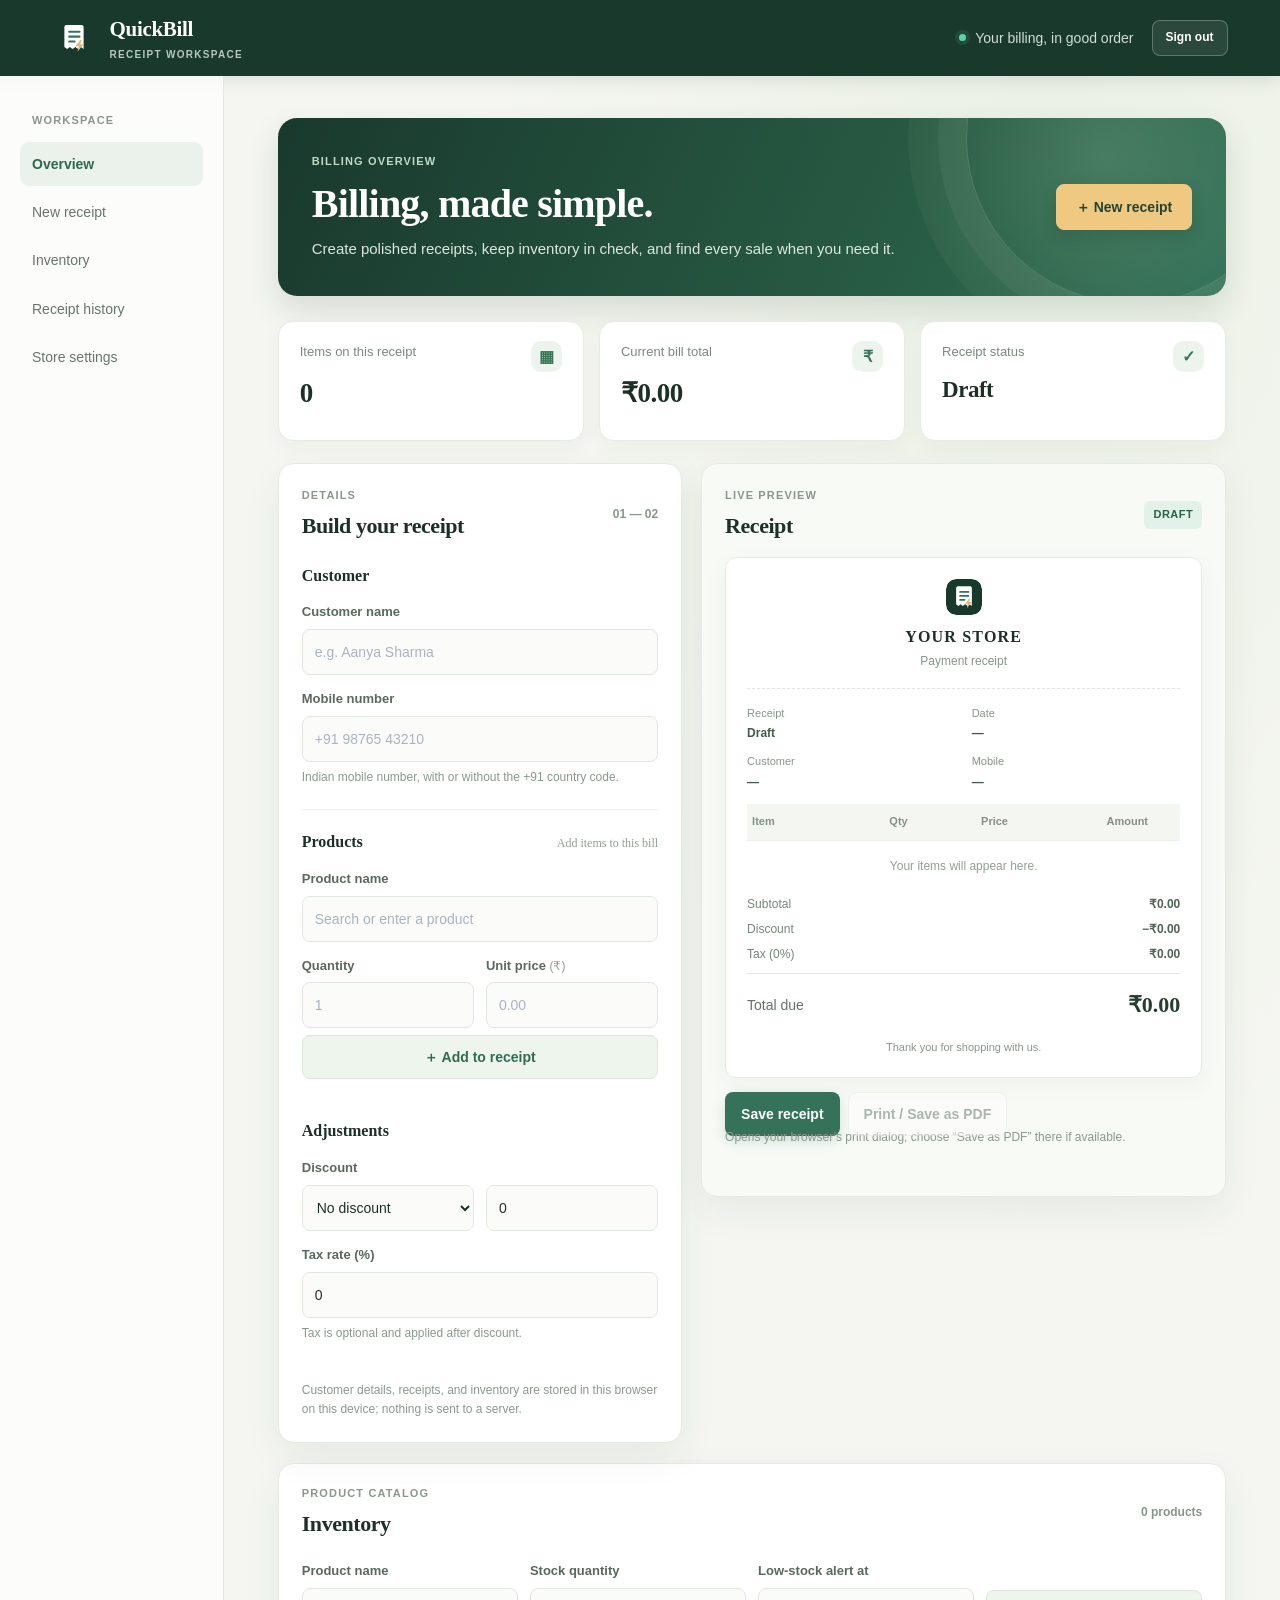
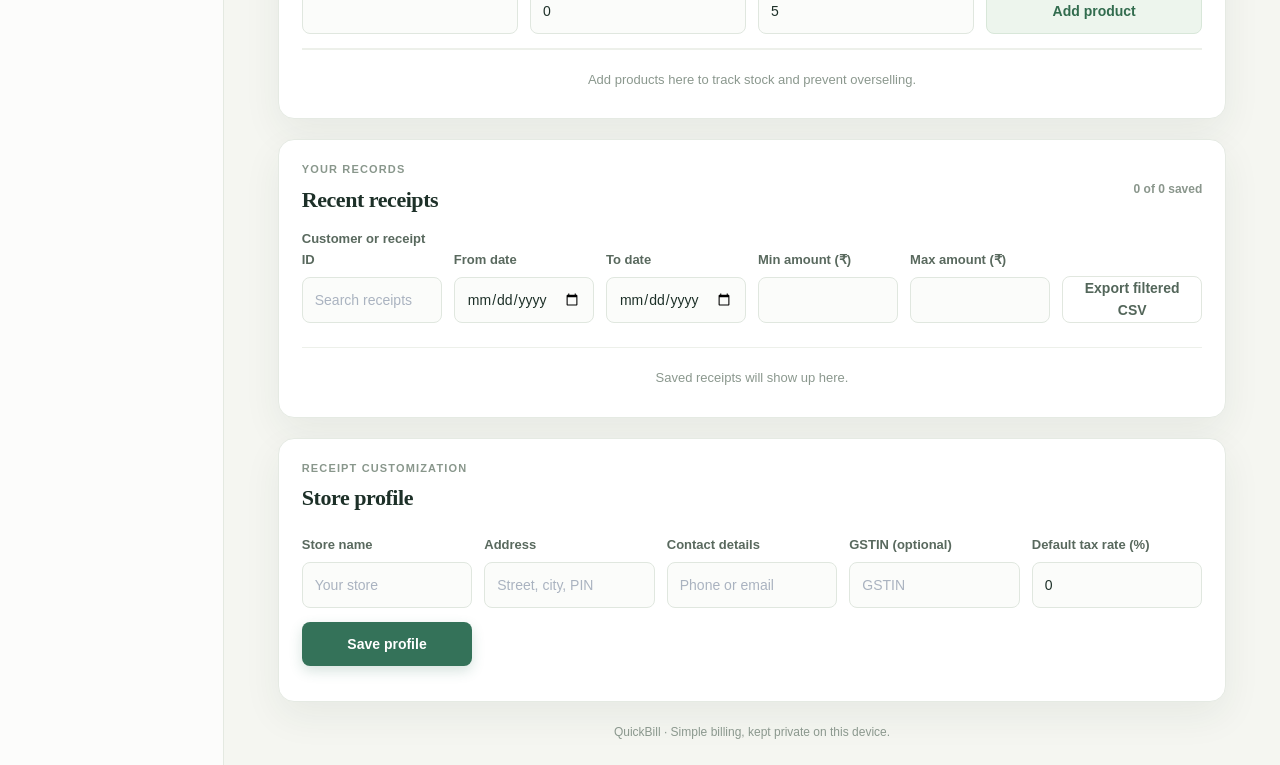
<file: index.html>
<!DOCTYPE html>
<html lang="en">
<head>
    <meta charset="UTF-8">
    <meta name="viewport" content="width=device-width, initial-scale=1.0">
    <meta name="theme-color" content="#101b2e">
    <title>QuickBill — Receipt workspace</title>
    <link rel="icon" type="image/svg+xml" href="logo.svg">
    <link rel="stylesheet" href="style.css">
</head>
<body>
    <header class="topbar">
        <a class="brand" href="#dashboard" aria-label="QuickBill home">
            <img class="logo" src="logo.svg" alt="" aria-hidden="true">
            <span><strong>QuickBill</strong><small>RECEIPT WORKSPACE</small></span>
        </a>
        <div class="topbar-actions">
            <div class="topbar-note"><span class="online-dot"></span> Your billing, in good order</div>
            <button id="signOut" class="button button-quiet topbar-signout" type="button">Sign out</button>
        </div>
    </header>

    <div class="dashboard" id="dashboard">
        <nav class="sidebar" aria-label="Main navigation">
            <p class="nav-label">WORKSPACE</p>
            <a class="active" href="#dashboard">Overview</a>
            <a href="#customer">New receipt</a>
            <a href="#inventory">Inventory</a>
            <a href="#history">Receipt history</a>
            <a href="#settings">Store settings</a>
        </nav>

        <main class="main-content">
            <section class="welcome" aria-labelledby="page-title">
                <div>
                    <p class="eyebrow">BILLING OVERVIEW</p>
                    <h1 id="page-title">Billing, made simple.</h1>
                    <p class="welcome-copy">Create polished receipts, keep inventory in check, and find every sale when you need it.</p>
                </div>
                <button id="newReceipt" class="button button-quiet" type="button">＋ New receipt</button>
            </section>

            <section class="stats" aria-label="Current receipt summary">
                <article class="stat-card">
                    <span class="stat-icon">▦</span><p>Items on this receipt</p>
                    <strong id="productCount">0</strong>
                </article>
                <article class="stat-card">
                    <span class="stat-icon">₹</span><p>Current bill total</p>
                    <strong id="dashboardTotal">₹0.00</strong>
                </article>
                <article class="stat-card">
                    <span class="stat-icon">✓</span><p>Receipt status</p>
                    <strong id="receiptStatus">Draft</strong>
                </article>
            </section>

            <div class="content-grid">
                <section class="panel editor-panel" id="customer" aria-labelledby="editor-title">
                    <div class="panel-heading">
                        <div><p class="eyebrow">DETAILS</p><h2 id="editor-title">Build your receipt</h2></div>
                        <span class="step-tag">01 — 02</span>
                    </div>

                    <div class="form-section">
                        <h3>Customer</h3>
                        <label for="customerName">Customer name</label>
                        <input type="text" id="customerName" name="customerName" autocomplete="name" maxlength="100" placeholder="e.g. Aanya Sharma">
                        <label for="phone">Mobile number</label>
                        <input type="tel" id="phone" name="phone" autocomplete="tel" inputmode="tel" maxlength="16" placeholder="+91 98765 43210" aria-describedby="phoneHint">
                        <small class="field-hint" id="phoneHint">Indian mobile number, with or without the +91 country code.</small>
                    </div>

                    <div class="form-section product-form">
                        <h3>Products <span class="subtle">Add items to this bill</span></h3>
                        <label for="productName">Product name</label>
                        <input type="text" id="productName" list="productCatalog" maxlength="100" placeholder="Search or enter a product">
                        <datalist id="productCatalog"></datalist>
                        <div class="input-row">
                            <div>
                                <label for="quantity">Quantity</label>
                                <input type="number" id="quantity" min="1" max="1000000" step="1" inputmode="numeric" placeholder="1">
                            </div>
                            <div>
                                <label for="price">Unit price <span class="subtle">(₹)</span></label>
                                <input type="number" id="price" min="0.01" step="0.01" inputmode="decimal" placeholder="0.00">
                            </div>
                        </div>
                        <button id="addItem" class="button button-secondary full-width" type="button">＋ Add to receipt</button>
                    </div>
                    <div class="form-section">
                        <h3>Adjustments</h3>
                        <label for="discountType">Discount</label>
                        <div class="input-row">
                            <select id="discountType" aria-label="Discount type">
                                <option value="none">No discount</option>
                                <option value="percent">Percentage (%)</option>
                                <option value="fixed">Fixed amount (₹)</option>
                            </select>
                            <input type="number" id="discountValue" min="0" step="0.01" value="0" aria-label="Discount value">
                        </div>
                        <label for="taxRate">Tax rate (%)</label>
                        <input type="number" id="taxRate" min="0" max="100" step="0.01" value="0" aria-describedby="taxHint">
                        <small class="field-hint" id="taxHint">Tax is optional and applied after discount.</small>
                    </div>
                    <p class="privacy-note">Customer details, receipts, and inventory are stored in this browser on this device; nothing is sent to a server.</p>
                </section>

                <section class="panel preview-panel" id="receipt" aria-labelledby="preview-title">
                    <div class="panel-heading preview-title">
                        <div><p class="eyebrow">LIVE PREVIEW</p><h2 id="preview-title">Receipt</h2></div>
                        <span class="receipt-badge" id="receiptBadge">DRAFT</span>
                    </div>
                    <article class="receipt-paper" id="receiptPaper" aria-label="Receipt preview">
                        <div class="store-heading">
                            <img class="store-mark" src="logo.svg" alt="" aria-hidden="true">
                            <h2 id="displayStoreName">YOUR STORE</h2>
                            <p id="displayStoreAddress"></p>
                            <p id="displayStoreContact"></p>
                            <p id="displayStoreGstin"></p>
                            <p>Payment receipt</p>
                        </div>
                        <div class="receipt-meta">
                            <p><span>Receipt</span><strong id="receiptNumber">Draft</strong></p>
                            <p><span>Date</span><strong id="receiptDate">—</strong></p>
                            <p><span>Customer</span><strong id="displayName">—</strong></p>
                            <p><span>Mobile</span><strong id="displayPhone">—</strong></p>
                        </div>
                        <div class="table-wrap">
                            <table>
                                <thead><tr><th scope="col">Item</th><th scope="col">Qty</th><th scope="col">Price</th><th scope="col">Amount</th><th class="screen-only" scope="col"><span class="visually-hidden">Actions</span></th></tr></thead>
                                <tbody id="receiptItems"></tbody>
                            </table>
                        </div>
                        <div class="empty-state" id="emptyItems">Your items will appear here.</div>
                        <div class="receipt-totals">
                            <p><span>Subtotal</span><strong id="subtotal">₹0.00</strong></p>
                            <p><span>Discount</span><strong id="discountAmount">−₹0.00</strong></p>
                            <p><span id="taxLabel">Tax (0%)</span><strong id="taxAmount">₹0.00</strong></p>
                            <div class="total-area"><span>Total due</span><strong id="grandTotal">₹0.00</strong></div>
                        </div>
                        <p class="thank-you">Thank you for shopping with us.</p>
                    </article>
                    <div class="receipt-actions">
                        <button id="generateReceipt" class="button button-primary" type="button">Save receipt</button>
                        <button id="printReceipt" class="button button-quiet" type="button" disabled>Print / Save as PDF</button>
                    </div>
                    <p class="field-hint">Opens your browser’s print dialog; choose “Save as PDF” there if available.</p>
                    <p class="feedback" id="feedback" role="status" aria-live="polite"></p>
                </section>
            </div>

            <section class="panel inventory-panel" id="inventory" aria-labelledby="inventory-title">
                <div class="panel-heading">
                    <div><p class="eyebrow">PRODUCT CATALOG</p><h2 id="inventory-title">Inventory</h2></div>
                    <span class="history-count" id="inventoryCount">0 products</span>
                </div>
                <form id="inventoryForm" class="inventory-form">
                    <div><label for="inventoryName">Product name</label><input id="inventoryName" maxlength="100" required></div>
                    <div><label for="inventoryStock">Stock quantity</label><input id="inventoryStock" type="number" min="0" max="1000000" step="1" value="0" required></div>
                    <div><label for="inventoryLowStock">Low-stock alert at</label><input id="inventoryLowStock" type="number" min="0" max="1000000" step="1" value="5" required></div>
                    <button class="button button-secondary" type="submit">Add product</button>
                </form>
                <div id="inventoryList" class="inventory-list"></div>
                <p id="inventoryEmpty" class="history-empty">Add products here to track stock and prevent overselling.</p>
            </section>

            <section class="panel history-panel" id="history" aria-labelledby="history-title">
                <div class="panel-heading">
                    <div><p class="eyebrow">YOUR RECORDS</p><h2 id="history-title">Recent receipts</h2></div>
                    <span class="history-count" id="historyCount">0 saved</span>
                </div>
                <div class="history-filters">
                    <div><label for="historySearch">Customer or receipt ID</label><input id="historySearch" type="search" placeholder="Search receipts"></div>
                    <div><label for="historyFrom">From date</label><input id="historyFrom" type="date"></div>
                    <div><label for="historyTo">To date</label><input id="historyTo" type="date"></div>
                    <div><label for="historyMin">Min amount (₹)</label><input id="historyMin" type="number" min="0" step="0.01"></div>
                    <div><label for="historyMax">Max amount (₹)</label><input id="historyMax" type="number" min="0" step="0.01"></div>
                    <button id="exportCsv" class="button button-quiet" type="button">Export filtered CSV</button>
                </div>
                <div class="history-list" id="receiptHistory"></div>
                <p class="history-empty" id="historyEmpty">Saved receipts will show up here.</p>
            </section>

            <section class="panel settings-panel" id="settings" aria-labelledby="settings-title">
                <div class="panel-heading">
                    <div><p class="eyebrow">RECEIPT CUSTOMIZATION</p><h2 id="settings-title">Store profile</h2></div>
                </div>
                <form id="settingsForm" class="settings-form">
                    <div><label for="storeName">Store name</label><input id="storeName" maxlength="100" placeholder="Your store"></div>
                    <div><label for="storeAddress">Address</label><input id="storeAddress" maxlength="200" placeholder="Street, city, PIN"></div>
                    <div><label for="storeContact">Contact details</label><input id="storeContact" maxlength="100" placeholder="Phone or email"></div>
                    <div><label for="storeGstin">GSTIN (optional)</label><input id="storeGstin" maxlength="15" placeholder="GSTIN"></div>
                    <div><label for="defaultTaxRate">Default tax rate (%)</label><input id="defaultTaxRate" type="number" min="0" max="100" step="0.01" value="0"></div>
                    <button class="button button-primary" type="submit">Save profile</button>
                </form>
            </section>

            <footer>QuickBill · Simple billing, kept private on this device.</footer>
        </main>
    </div>
    <script src="script.js"></script>
</body>
</html>
</file>
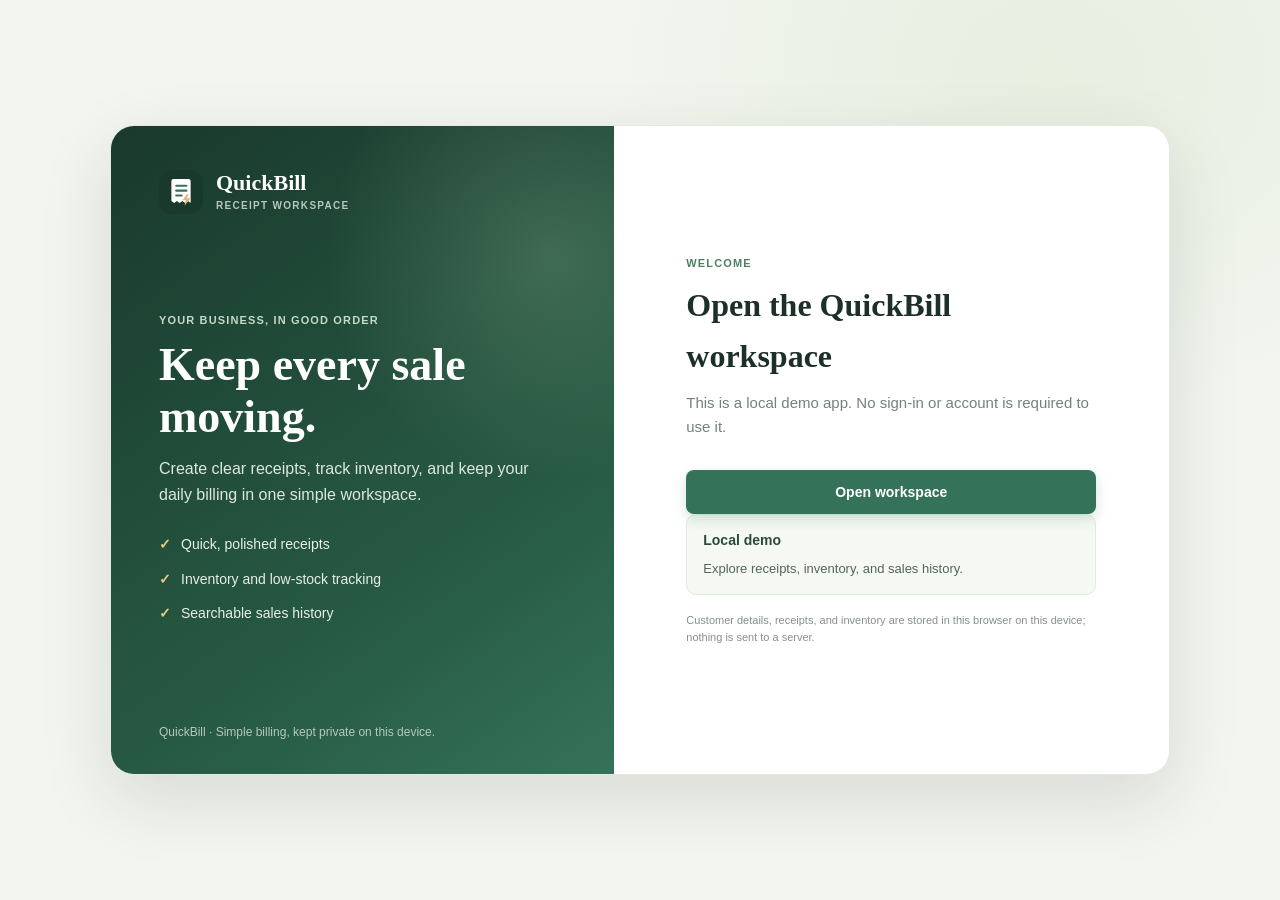
<file: login.html>
<!DOCTYPE html>
<html lang="en">
<head>
    <meta charset="UTF-8">
    <meta name="viewport" content="width=device-width, initial-scale=1.0">
    <meta name="theme-color" content="#19392d">
    <title>QuickBill — Receipt workspace</title>
    <link rel="icon" type="image/svg+xml" href="logo.svg">
    <link rel="stylesheet" href="style.css">
</head>
<body class="login-page">
    <div class="login-shell">
        <section class="login-panel" aria-label="About QuickBill">
            <div class="login-brand">
                <img class="logo" src="logo.svg" alt="" aria-hidden="true">
                <span><strong>QuickBill</strong><small>RECEIPT WORKSPACE</small></span>
            </div>
            <div class="login-pitch">
                <p class="eyebrow">YOUR BUSINESS, IN GOOD ORDER</p>
                <h1>Keep every sale moving.</h1>
                <p>Create clear receipts, track inventory, and keep your daily billing in one simple workspace.</p>
                <ul class="login-benefits">
                    <li>Quick, polished receipts</li>
                    <li>Inventory and low-stock tracking</li>
                    <li>Searchable sales history</li>
                </ul>
            </div>
            <p class="login-copyright">QuickBill · Simple billing, kept private on this device.</p>
        </section>

        <main class="login-main">
            <section class="login-card" aria-labelledby="login-title">
                <p class="eyebrow">WELCOME</p>
                <h2 id="login-title">Open the QuickBill workspace</h2>
                <p class="login-intro">This is a local demo app. No sign-in or account is required to use it.</p>
                <button id="openDemo" class="button button-primary login-submit" type="button">Open workspace</button>
                <div class="demo-access">
                    <strong>Local demo</strong>
                    <span>Explore receipts, inventory, and sales history.</span>
                </div>
                <p class="login-disclaimer">Customer details, receipts, and inventory are stored in this browser on this device; nothing is sent to a server.</p>
            </section>
        </main>
    </div>
    <script src="login.js"></script>
</body>
</html>
</file>
<file: style.css>
:root {
    color-scheme: light;
    --ink: #1d3028;
    --muted: #748278;
    --line: #e5eae4;
    --paper: #ffffff;
    --canvas: #f5f6f1;
    --blue: #347259;
    --blue-dark: #285a45;
    --mint: #e3f2e8;
    --green: #276344;
    --shadow: 0 14px 38px rgba(35, 57, 43, .065);
}

* { box-sizing: border-box; }

html { scroll-behavior: smooth; }

body {
    margin: 0;
    background: var(--canvas);
    color: var(--ink);
    font-family: 'DM Sans', 'Segoe UI', sans-serif;
    font-size: 14px;
    line-height: 1.5;
}

button, input, select { font: inherit; }
button { cursor: pointer; }

:focus-visible {
    outline: 3px solid rgba(65, 105, 225, .55);
    outline-offset: 3px;
}

.topbar {
    height: 76px;
    padding: 0 4.1%;
    background: #101b2e;
    color: #fff;
    display: flex;
    align-items: center;
    justify-content: space-between;
}

.brand {
    display: inline-flex;
    align-items: center;
    gap: 12px;
    color: inherit;
    text-decoration: none;
}

.logo, .store-mark {
    display: grid;
    place-items: center;
    width: 39px;
    height: 39px;
    border-radius: 12px;
    background: #7394ff;
    color: white;
    font-family: 'Manrope', sans-serif;
    font-size: 21px;
    font-weight: 800;
}

.brand strong, .brand small { display: block; }
.brand strong { font-family: 'Manrope', sans-serif; font-size: 17px; letter-spacing: -.3px; }
.brand small { color: #9cabc0; font-size: 9px; font-weight: 700; letter-spacing: 1.3px; }

.topbar-note { display: flex; align-items: center; gap: 9px; color: #c4cfdf; font-size: 12px; }
.online-dot { width: 7px; height: 7px; border-radius: 50%; background: #58d5a5; box-shadow: 0 0 0 4px rgba(88, 213, 165, .12); }

.dashboard { display: flex; min-height: calc(100vh - 76px); }

.sidebar {
    width: 224px;
    flex: 0 0 224px;
    padding: 36px 20px;
    background: #fff;
    border-right: 1px solid var(--line);
}

.nav-label, .eyebrow {
    margin: 0 0 9px;
    color: #95a1b3;
    font-size: 10px;
    font-weight: 700;
    letter-spacing: 1.15px;
}

.sidebar .nav-label { padding: 0 12px; margin-bottom: 12px; }
.sidebar a {
    display: block;
    margin: 4px 0;
    padding: 11px 12px;
    border-radius: 8px;
    color: #6b778b;
    font-size: 13px;
    font-weight: 500;
    text-decoration: none;
    transition: background .15s, color .15s;
}

.sidebar a:hover, .sidebar a.active { background: #eff3ff; color: #3659c5; }
.sidebar a.active { font-weight: 700; }

.main-content { width: min(1350px, 100%); min-width: 0; margin: 0 auto; padding: 38px 4.2% 20px; }
.welcome { display: flex; align-items: center; justify-content: space-between; gap: 20px; margin-bottom: 25px; }
h1, h2, h3, p { margin-top: 0; }
h1, h2, h3 { font-family: 'Manrope', 'Segoe UI', sans-serif; }
.welcome h1 { margin: 0; font-size: clamp(24px, 3vw, 32px); line-height: 1.25; letter-spacing: -1.1px; }
.welcome-copy { margin: 8px 0 0; color: var(--muted); font-size: 13px; }

.stats { display: grid; grid-template-columns: repeat(3, 1fr); gap: 15px; margin-bottom: 22px; }
.stat-card {
    position: relative;
    min-height: 111px;
    padding: 19px 21px 16px;
    background: var(--paper);
    border: 1px solid var(--line);
    border-radius: 11px;
    box-shadow: 0 4px 14px rgba(27, 46, 77, .025);
}

.stat-icon {
    float: right;
    display: grid;
    place-items: center;
    width: 31px;
    height: 31px;
    border-radius: 9px;
    background: #edf2ff;
    color: var(--blue);
    font-weight: 700;
}

.stat-card p { margin: 1px 0 9px; color: var(--muted); font-size: 12px; }
.stat-card strong { display: block; font-family: 'Manrope', sans-serif; font-size: 23px; letter-spacing: -.5px; }
#receiptStatus { font-size: 20px; }

.content-grid { display: grid; grid-template-columns: minmax(290px, .87fr) minmax(440px, 1.13fr); align-items: start; gap: 19px; }
.panel { background: var(--paper); border: 1px solid var(--line); border-radius: 12px; box-shadow: var(--shadow); }
.editor-panel, .preview-panel { padding: 23px; }
.panel-heading { display: flex; align-items: center; justify-content: space-between; gap: 12px; margin-bottom: 20px; }
.panel-heading .eyebrow { margin-bottom: 3px; }
.panel-heading h2 { margin: 0; font-size: 18px; letter-spacing: -.45px; }
.step-tag, .history-count { color: #9aa5b5; font-size: 11px; font-weight: 600; }

.form-section { padding: 0 0 20px; border-bottom: 1px solid #edf0f4; }
.form-section + .form-section { padding-top: 19px; border: 0; }
.form-section h3 { display: flex; align-items: baseline; justify-content: space-between; margin: 0 0 14px; font-size: 13px; }
.subtle { color: #a0a9b7; font-size: 10px; font-weight: 500; }
label { display: block; margin: 0 0 6px; color: #526078; font-size: 11px; font-weight: 700; }
input {
    width: 100%;
    height: 42px;
    margin: 0 0 14px;
    padding: 0 12px;
    border: 1px solid #e1e6ed;
    border-radius: 7px;
    background: #fbfcfe;
    color: var(--ink);
    font-size: 12px;
    transition: border-color .15s, box-shadow .15s, background .15s;
}
select {
    width: 100%;
    height: 42px;
    margin: 0 0 14px;
    padding: 0 10px;
    border: 1px solid #e1e6ed;
    border-radius: 7px;
    background: #fbfcfe;
    color: var(--ink);
    font-size: 12px;
}

input::placeholder { color: #aab3c0; }
input:focus { border-color: #87a0f4; background: #fff; box-shadow: 0 0 0 3px rgba(65, 105, 225, .09); outline: none; }
.field-hint { display: block; margin: -8px 0 2px; color: #929eaf; font-size: 10px; }
.input-row { display: grid; grid-template-columns: 1fr 1fr; gap: 12px; }
.input-row input { margin-bottom: 7px; }
.privacy-note { margin: 16px 0 0; color: #9aa5b5; font-size: 10px; }

.button { min-height: 39px; padding: 0 15px; border: 1px solid transparent; border-radius: 7px; font-size: 12px; font-weight: 700; transition: background .15s, transform .15s, border-color .15s; }
.button:hover:not(:disabled) { transform: translateY(-1px); }
.button:disabled { cursor: not-allowed; opacity: .46; }
.button-primary { background: var(--blue); color: #fff; box-shadow: 0 4px 10px rgba(65, 105, 225, .2); }
.button-primary:hover:not(:disabled) { background: var(--blue-dark); }
.button-secondary { border-color: #dbe3ff; background: #f1f4ff; color: #395dc8; }
.button-secondary:hover { background: #e6ecff; }
.button-quiet { border-color: #e1e6ed; background: #fff; color: #59677d; }
.button-quiet:hover:not(:disabled) { background: #f7f9fc; }
.full-width { width: 100%; }

.preview-panel { background: #fdfdfe; }
.preview-title { margin-bottom: 14px; }
.receipt-badge { padding: 5px 9px; border-radius: 5px; background: var(--mint); color: var(--green); font-size: 9px; font-weight: 800; letter-spacing: .5px; }
.receipt-paper { padding: 21px; border: 1px solid #e9edf2; border-radius: 9px; background: #fff; box-shadow: 0 5px 20px rgba(29, 47, 76, .035); }
.store-heading { padding-bottom: 16px; border-bottom: 1px dashed #dce2e9; text-align: center; }
.store-mark { width: 30px; height: 30px; margin: 0 auto 7px; border-radius: 9px; font-size: 16px; }
.store-heading h2 { margin: 0; font-size: 13px; letter-spacing: 1.2px; }
.store-heading p { margin: 3px 0 0; color: #97a1b0; font-size: 10px; }
.receipt-meta { display: grid; grid-template-columns: 1fr 1fr; gap: 10px 16px; padding: 16px 0 12px; }
.receipt-meta p { min-width: 0; margin: 0; }
.receipt-meta p span, .receipt-meta strong { display: block; }
.receipt-meta p span { margin-bottom: 2px; color: #98a2b0; font-size: 9px; }
.receipt-meta strong { overflow-wrap: anywhere; color: #47546b; font-size: 10px; font-weight: 600; }
.table-wrap { width: 100%; overflow-x: auto; }
table { width: 100%; border-collapse: collapse; }
thead { background: #f6f8fb; }
th, td { padding: 9px 5px; border-bottom: 1px solid #edf0f4; text-align: right; font-size: 10px; }
th { color: #8793a5; font-size: 9px; font-weight: 700; }
th:first-child, td:first-child { text-align: left; }
td { color: #536078; }
td:first-child { min-width: 76px; color: #28374e; font-weight: 600; }
.empty-state { padding: 16px 5px 7px; color: #a1aab8; text-align: center; font-size: 10px; }
.empty-state[hidden], .history-empty[hidden] { display: none; }
.total-area { display: flex; justify-content: space-between; align-items: center; margin-top: 12px; padding-top: 13px; border-top: 1px solid #e6eaf0; color: #637087; font-size: 11px; }
.total-area strong { color: #202f47; font-family: 'Manrope', sans-serif; font-size: 19px; }
.receipt-totals { margin-top: 12px; }
.receipt-totals > p { display: flex; justify-content: space-between; gap: 12px; margin: 6px 0; color: #78869b; font-size: 10px; }
.receipt-totals > p strong { color: #536078; font-weight: 600; }
.receipt-totals .total-area { margin-top: 9px; }
.thank-you { margin: 16px 0 0; color: #a2aab6; text-align: center; font-size: 9px; }
.receipt-actions { display: flex; gap: 8px; margin-top: 14px; }
.feedback { min-height: 17px; margin: 9px 0 0; color: #36795f; font-size: 11px; }
.feedback.error { color: #b44545; }

.history-panel { margin-top: 20px; padding: 21px 23px; }
.history-panel .panel-heading { margin-bottom: 12px; }
.history-row { display: grid; grid-template-columns: minmax(150px, 1fr) 120px auto; align-items: center; gap: 15px; padding: 12px 0; border-top: 1px solid #edf0f4; }
.history-summary strong, .history-summary span { display: block; }
.history-summary strong { overflow-wrap: anywhere; font-size: 12px; }
.history-summary span { margin-top: 2px; color: #98a2b0; font-size: 10px; }
.history-amount { color: #293950; font-size: 12px; text-align: right; }
.history-actions { display: flex; justify-content: flex-end; gap: 10px; }
.text-button { padding: 5px 0; border: 0; background: transparent; color: #4968c8; font-size: 10px; font-weight: 700; }
.text-button:hover { text-decoration: underline; }
.delete-button { color: #b46565; }
.history-empty { margin: 0; padding: 20px 0 7px; border-top: 1px solid #edf0f4; color: #9aa5b5; text-align: center; font-size: 11px; }
.inventory-panel, .settings-panel { margin-top: 20px; padding: 21px 23px; }
.inventory-form, .settings-form, .history-filters {
    display: grid;
    grid-template-columns: repeat(auto-fit, minmax(150px, 1fr));
    align-items: end;
    gap: 0 12px;
}
.inventory-form .button, .settings-form .button, .history-filters .button { margin-bottom: 14px; }
.inventory-list { border-top: 1px solid #edf0f4; }
.inventory-row {
    display: grid;
    grid-template-columns: minmax(120px, 1fr) minmax(130px, .7fr) minmax(220px, auto);
    align-items: center;
    gap: 12px;
    padding: 10px 0;
    border-bottom: 1px solid #edf0f4;
}
.inventory-row strong { overflow-wrap: anywhere; font-size: 12px; }
.inventory-row > span { color: #78869b; font-size: 11px; }
.inventory-row.low-stock > span { color: #a34a3c; font-weight: 700; }
.inventory-actions { display: flex; align-items: center; justify-content: flex-end; gap: 7px; }
.inventory-actions input { width: 78px; height: 34px; margin: 0; padding: 0 7px; }
.history-filters { grid-template-columns: repeat(auto-fit, minmax(140px, 1fr)); margin: 0 0 10px; }
.history-filters input { margin-bottom: 14px; }
footer { padding: 21px 0 3px; color: #a0a9b7; text-align: center; font-size: 10px; }
.visually-hidden { position: absolute; width: 1px; height: 1px; padding: 0; margin: -1px; overflow: hidden; clip: rect(0, 0, 0, 0); white-space: nowrap; border: 0; }

@media (max-width: 1050px) {
    .sidebar { width: 190px; flex-basis: 190px; }
    .main-content { padding-right: 24px; padding-left: 24px; }
    .content-grid { grid-template-columns: minmax(260px, .85fr) minmax(390px, 1.15fr); gap: 13px; }
    .editor-panel, .preview-panel { padding: 18px; }
}

@media (max-width: 820px) {
    .dashboard { display: block; }
    .sidebar { display: flex; align-items: center; gap: 5px; width: 100%; padding: 9px 18px; border-right: 0; border-bottom: 1px solid var(--line); }
    .sidebar .nav-label { display: none; }
    .sidebar a { margin: 0; padding: 9px 11px; white-space: nowrap; font-size: 12px; }
    .main-content { padding: 27px 22px 18px; }
    .content-grid { grid-template-columns: 1fr; gap: 16px; }
    .editor-panel, .preview-panel { padding: 22px; }
}

@media (max-width: 560px) {
    .topbar { height: 66px; padding: 0 17px; }
    .topbar-note { font-size: 0; }
    .topbar-note .online-dot { width: 8px; height: 8px; }
    .dashboard { min-height: calc(100vh - 66px); }
    .sidebar { overflow-x: auto; padding: 7px 12px; }
    .inventory-row { grid-template-columns: 1fr; gap: 6px; }
    .inventory-actions { justify-content: flex-start; }
    .main-content { padding: 24px 14px 14px; }
    .welcome { align-items: flex-start; }
    .welcome h1 { font-size: 24px; }
    .welcome-copy { max-width: 280px; font-size: 12px; }
    .welcome > .button { flex: 0 0 auto; padding: 0 10px; font-size: 10px; }
    .stats { gap: 8px; }
    .stat-card { min-height: 92px; padding: 13px 10px; }
    .stat-card p { min-height: 29px; font-size: 10px; }
    .stat-card strong { font-size: 18px; }
    #receiptStatus { font-size: 17px; }
    .stat-icon { width: 25px; height: 25px; font-size: 12px; }
    .editor-panel, .preview-panel { padding: 17px 14px; }
    .receipt-paper { padding: 16px 11px; }
    th, td { padding-right: 3px; padding-left: 3px; font-size: 9px; }
    .history-panel { padding: 17px 14px; }
    .inventory-panel, .settings-panel { padding: 17px 14px; }
    .history-row { grid-template-columns: minmax(100px, 1fr) auto; gap: 7px 10px; }
    .history-amount { grid-column: 1; grid-row: 2; text-align: left; }
    .history-actions { grid-column: 2; grid-row: 1 / span 2; }
}

    body {
        background:
            radial-gradient(ellipse at 82% 0%, rgba(226, 237, 220, .55), transparent 34rem),
            var(--canvas);
        color: var(--ink);
        font-family: 'Segoe UI', sans-serif;
        font-size: 16px;
        line-height: 1.6;
    }

    h1, h2, h3 { font-family: Georgia, 'Times New Roman', serif; }

    .topbar {
        background: #19392d;
        box-shadow: 0 3px 18px rgba(20, 45, 33, .12);
    }

    .logo {
        border-radius: 13px;
        background: #e5b778;
        color: #23392d;
    }

    .brand strong { font-family: Georgia, 'Times New Roman', serif; font-size: 19px; }
    .brand small { color: #b6c8bc; }
    .topbar-note { color: #d2ded5; }

    .dashboard { min-height: calc(100vh - 76px); }

    .sidebar {
        background: rgba(255, 255, 255, .72);
        border-right-color: #e4e9e1;
    }

    .nav-label, .eyebrow { color: #89978c; }
    .sidebar a { border-radius: 9px; color: #67766c; }
    .sidebar a:hover, .sidebar a.active {
        background: #eaf2eb;
        color: #2e694d;
    }

    .main-content { padding-top: 42px; }
    .welcome h1 { font-weight: 700; letter-spacing: -.8px; }
    .welcome-copy { color: var(--muted); }

    .stat-card {
        border-color: #e7ebe4;
        border-radius: 15px;
        box-shadow: 0 7px 22px rgba(34, 54, 41, .035);
    }

    .stat-icon {
        border-radius: 10px;
        background: #edf4ed;
        color: #39775b;
    }

    .stat-card p { color: #7b897f; }
    .stat-card strong { font-family: Georgia, 'Times New Roman', serif; }

    .panel {
        border-color: #e5eae3;
        border-radius: 16px;
        box-shadow: var(--shadow);
    }

    .panel-heading h2 { font-weight: 700; }
    .step-tag, .history-count { color: #8a968c; }
    .form-section { border-bottom-color: #edf0ea; }
    .subtle { color: #929e93; }
    label { color: #59695e; }

    input, select {
        border-color: #e0e7df;
        border-radius: 8px;
        background: #fbfcfa;
    }

    input:focus {
        border-color: #79a58a;
        background: #fff;
        box-shadow: 0 0 0 3px rgba(52, 114, 89, .11);
    }

    :focus-visible {
        outline-color: rgba(52, 114, 89, .55);
    }

    .field-hint, .privacy-note { color: #8b988e; }

    .button {
        min-height: 41px;
        border-radius: 8px;
        transition: background .18s, transform .18s, border-color .18s, box-shadow .18s;
    }

    .button-primary {
        background: #347259;
        box-shadow: 0 5px 13px rgba(52, 114, 89, .2);
    }

    .button-primary:hover:not(:disabled) {
        background: #285a45;
        box-shadow: 0 7px 17px rgba(40, 90, 69, .23);
    }

    .button-secondary {
        border-color: #d8e7d9;
        background: #edf5ed;
        color: #326c4e;
    }

    .button-secondary:hover { background: #e3efe3; }
    .button-quiet { border-color: #e1e7df; color: #53665a; }
    .button-quiet:hover:not(:disabled) { background: #f6f8f4; }

    .preview-panel { background: #f8faf6; }
    .receipt-badge { border-radius: 6px; }
    .receipt-paper {
        border-color: #e7ebe4;
        border-radius: 11px;
        box-shadow: 0 8px 24px rgba(35, 57, 43, .045);
    }

    .store-mark {
        background: #347259;
        color: #fff;
    }

    .store-heading { border-bottom-color: #dfe6dd; }
    .store-heading p { color: #87958a; }
    .receipt-meta p span { color: #87958a; }
    .receipt-meta strong { color: #46594b; }
    thead { background: #f3f6f1; }
    th, td { border-bottom-color: #edf0ea; }
    th { color: #849187; }
    td { color: #56685b; }
    td:first-child { color: #2b4033; }
    .empty-state { color: #929f94; }
    .total-area { border-top-color: #e4e9e1; color: #647568; }
    .total-area strong { color: #263d30; font-family: Georgia, 'Times New Roman', serif; }
    .receipt-totals > p { color: #77857a; }
    .receipt-totals > p strong { color: #526357; }
    .thank-you { color: #89968b; }
    .feedback { color: #367453; }
    .feedback.error { color: #a7473f; }

    .history-row, .inventory-row { border-color: #edf0ea; }
    .history-summary span { color: #8b988e; }
    .history-amount { color: #334b3b; }
    .text-button { color: #347259; }
    .delete-button { color: #a45b54; }
    .history-empty { border-top-color: #edf0ea; color: #8b988e; }
    .inventory-list { border-top-color: #edf0ea; }
    .inventory-row > span { color: #758479; }
    .inventory-row.low-stock > span { color: #a34a3c; }
    .inventory-actions input { border-radius: 7px; }
    footer { color: #8b988e; }

    .brand strong { font-size: 21px; }
    .brand small { font-size: 10px; }
    .topbar-note { font-size: 14px; }
    .nav-label, .eyebrow { font-size: 11px; }
    .sidebar a { font-size: 14px; }
    .welcome h1 { font-size: clamp(30px, 3.2vw, 40px); }
    .welcome-copy { font-size: 15px; }
    .stat-card { min-height: 120px; }
    .stat-card p { font-size: 13px; }
    .stat-card strong { font-size: 27px; }
    #receiptStatus { font-size: 23px; }
    .panel-heading h2 { font-size: 22px; }
    .step-tag, .history-count { font-size: 12px; }
    .form-section h3 { font-size: 16px; }
    .subtle { font-size: 12px; }
    label { font-size: 13px; }
    input, select { height: 46px; font-size: 14px; }
    .field-hint, .privacy-note { font-size: 12px; }
    .button { min-height: 44px; font-size: 14px; }
    .receipt-badge { font-size: 11px; }
    .store-heading h2 { font-size: 16px; }
    .store-heading p { font-size: 12px; }
    .receipt-meta p span { font-size: 11px; }
    .receipt-meta strong { font-size: 12px; }
    th { font-size: 11px; }
    td { font-size: 12px; }
    .empty-state { font-size: 12px; }
    .receipt-totals > p { font-size: 12px; }
    .total-area { font-size: 14px; }
    .total-area strong { font-size: 22px; }
    .thank-you { font-size: 11px; }
    .feedback { font-size: 13px; }
    .history-summary strong, .inventory-row strong { font-size: 14px; }
    .history-summary span { font-size: 12px; }
    .history-amount { font-size: 14px; }
    .text-button { font-size: 12px; }
    .history-empty { font-size: 13px; }
    .inventory-row > span { font-size: 13px; }
    .inventory-actions input { font-size: 13px; }
    .history-filters input { font-size: 14px; }
    footer { font-size: 12px; }

    .brand { gap: 13px; }
    .logo {
        display: block;
        width: 44px;
        height: 44px;
        border-radius: 13px;
        background: transparent;
        object-fit: contain;
    }

    .store-mark {
        display: block;
        width: 36px;
        height: 36px;
        margin: 0 auto 9px;
        border-radius: 10px;
        background: transparent;
        object-fit: contain;
    }

    .welcome {
        position: relative;
        isolation: isolate;
        overflow: hidden;
        min-height: 178px;
        padding: 30px 34px;
        border-radius: 19px;
        background:
            radial-gradient(circle at 87% 20%, rgba(180, 213, 177, .2), transparent 12rem),
            linear-gradient(115deg, #19392d 0%, #285c44 67%, #347259 100%);
        box-shadow: 0 14px 32px rgba(27, 62, 43, .14);
    }

    .welcome::after {
        position: absolute;
        z-index: -1;
        top: -146px;
        right: -72px;
        width: 330px;
        height: 330px;
        border: 1px solid rgba(235, 244, 229, .17);
        border-radius: 50%;
        box-shadow: 0 0 0 28px rgba(235, 244, 229, .045), 0 0 0 58px rgba(235, 244, 229, .035);
        content: "";
    }

    .welcome > div { position: relative; z-index: 1; }
    .welcome .eyebrow { color: #c3d9c6; }
    .welcome h1 { color: #fff; }
    .welcome-copy { max-width: 590px; color: #dce8dd; }
    .welcome > .button {
        position: relative;
        z-index: 1;
        min-height: 46px;
        padding: 0 19px;
        border-color: #efc982;
        background: #efc982;
        color: #244332;
        box-shadow: 0 6px 15px rgba(15, 41, 28, .18);
    }

    .welcome > .button:hover:not(:disabled) {
        border-color: #f5d89e;
        background: #f5d89e;
    }

    @media (max-width: 560px) {
        .topbar-note { font-size: 0; }
        .brand strong { font-size: 19px; }
        .welcome h1 { font-size: 28px; }
        .welcome-copy { font-size: 13px; }
        .welcome { min-height: 0; padding: 22px 19px; border-radius: 15px; }
        .welcome::after { right: -190px; }
        .stat-card { min-height: 104px; }
        .stat-card p { font-size: 11px; }
        .stat-card strong { font-size: 21px; }
        #receiptStatus { font-size: 18px; }
        .panel-heading h2 { font-size: 20px; }
        .welcome > .button { font-size: 12px; }
        .receipt-actions .button { font-size: 12px; }
    }

    @media (max-width: 820px) {
        .sidebar { background: rgba(255, 255, 255, .9); }
    }

@media print {
    @page { size: A4; margin: 14mm; }
    html, body { min-height: 0; background: #fff !important; }
    body * { visibility: hidden !important; }
    #receiptPaper, #receiptPaper * { visibility: visible !important; }
    #receiptPaper {
        position: absolute;
        top: 0;
        left: 0;
        width: 100%;
        padding: 0;
        border: 0;
        box-shadow: none;
    }
    .screen-only { display: none !important; }
    .receipt-paper { color: #111; }
    .store-heading, .receipt-meta, table, .total-area, .thank-you { break-inside: avoid; }
    .receipt-totals { break-inside: avoid; }
}

@media print {
    .receipt-paper { font-size: 14px; }
    .store-heading h2 { font-size: 20px; }
    .store-heading p { font-size: 13px; }
    .receipt-meta p span { font-size: 12px; }
    .receipt-meta strong { font-size: 13px; }
    th { font-size: 12px; }
    td { font-size: 13px; }
    .empty-state, .receipt-totals > p { font-size: 13px; }
    .total-area { font-size: 15px; }
    .total-area strong { font-size: 24px; }
    .thank-you { font-size: 12px; }
}

.topbar-actions {
    display: flex;
    align-items: center;
    gap: 18px;
}

.topbar-signout {
    min-height: 36px;
    padding: 0 13px;
    border-color: rgba(255, 255, 255, .25);
    background: rgba(255, 255, 255, .08);
    color: #fff;
    font-size: 12px;
    box-shadow: none;
}

.topbar-signout:hover:not(:disabled) {
    border-color: rgba(255, 255, 255, .4);
    background: rgba(255, 255, 255, .16);
}

.login-page {
    display: grid;
    min-height: 100vh;
    padding: 26px;
    place-items: center;
    background:
        radial-gradient(ellipse at 82% 8%, rgba(226, 237, 220, .8), transparent 28rem),
        #f3f5ef;
}

.login-shell {
    display: grid;
    grid-template-columns: minmax(0, .95fr) minmax(390px, 1.05fr);
    width: min(1060px, 100%);
    min-height: 650px;
    overflow: hidden;
    border: 1px solid #e4e9e1;
    border-radius: 24px;
    background: #fff;
    box-shadow: 0 24px 70px rgba(30, 55, 39, .13);
}

.login-panel {
    display: flex;
    flex-direction: column;
    justify-content: space-between;
    padding: 44px 48px 32px;
    background:
        radial-gradient(circle at 87% 20%, rgba(180, 213, 177, .2), transparent 14rem),
        linear-gradient(145deg, #19392d, #285c44 70%, #347259);
    color: #fff;
}

.login-brand {
    display: flex;
    align-items: center;
    gap: 13px;
}

.login-brand strong, .login-brand small { display: block; }
.login-brand strong { font: 700 22px Georgia, 'Times New Roman', serif; }
.login-brand small { margin-top: 2px; color: #b6c8bc; font-size: 10px; font-weight: 700; letter-spacing: 1.3px; }
.login-pitch { max-width: 390px; margin: 56px 0; }
.login-pitch .eyebrow { color: #c3d9c6; }
.login-pitch h1 { margin: 0 0 14px; color: #fff; font-size: clamp(36px, 4vw, 46px); line-height: 1.12; }
.login-pitch > p:not(.eyebrow) { color: #dce8dd; font-size: 16px; }
.login-benefits { display: grid; gap: 12px; margin: 26px 0 0; padding: 0; list-style: none; }
.login-benefits li { color: #e7efe7; font-size: 14px; }
.login-benefits li::before { margin-right: 10px; color: #efc982; content: "✓"; font-weight: 800; }
.login-copyright { margin: 0; color: #b6c8bc; font-size: 12px; }

.login-main {
    display: grid;
    padding: 54px;
    place-items: center;
}

.login-card { width: min(410px, 100%); }
.login-card > .eyebrow { margin-bottom: 7px; color: #4c805f; }
.login-card h2 { margin: 0; color: #1d3028; font-size: 32px; }
.login-intro { margin: 9px 0 28px; color: #748278; font-size: 15px; }
.login-card form label { margin-bottom: 7px; }
.login-card input { height: 48px; margin-bottom: 19px; font-size: 15px; }
.login-submit { width: 100%; margin-top: 3px; }
.login-feedback { min-height: 22px; margin: 12px 0; color: #a7473f; font-size: 13px; }
.login-feedback:empty { min-height: 10px; margin: 9px 0; }
.login-feedback.error { color: #a7473f; }

.demo-access {
    display: grid;
    gap: 6px;
    padding: 14px 16px;
    border: 1px solid #e2e9df;
    border-radius: 10px;
    background: #f5f8f3;
    color: #53665a;
    font-size: 13px;
}

.demo-access strong { margin-bottom: 2px; color: #2d4938; font-size: 14px; }
.demo-access b { color: #284a35; font-weight: 700; }
.login-disclaimer { margin: 17px 0 0; color: #849187; font-size: 11px; line-height: 1.5; }

@media (max-width: 820px) {
    .login-page { padding: 18px; }
    .login-shell { grid-template-columns: 1fr; width: min(560px, 100%); min-height: 0; }
    .login-panel { min-height: 270px; padding: 30px 32px 22px; }
    .login-pitch { margin: 35px 0 29px; }
    .login-pitch h1 { font-size: 36px; }
    .login-benefits { grid-template-columns: 1fr 1fr; gap: 8px 14px; margin-top: 19px; }
    .login-main { padding: 38px 32px; }
}

@media (max-width: 520px) {
    .login-page { padding: 0; }
    .login-shell { min-height: 100vh; border: 0; border-radius: 0; }
    .login-panel { min-height: 235px; padding: 24px 22px 18px; }
    .login-panel .logo { width: 40px; height: 40px; }
    .login-pitch { margin: 24px 0 20px; }
    .login-pitch h1 { font-size: 31px; }
    .login-pitch > p:not(.eyebrow) { font-size: 14px; }
    .login-benefits { display: none; }
    .login-copyright { font-size: 11px; }
    .login-main { padding: 32px 22px; }
    .login-card h2 { font-size: 28px; }
}
</file>
